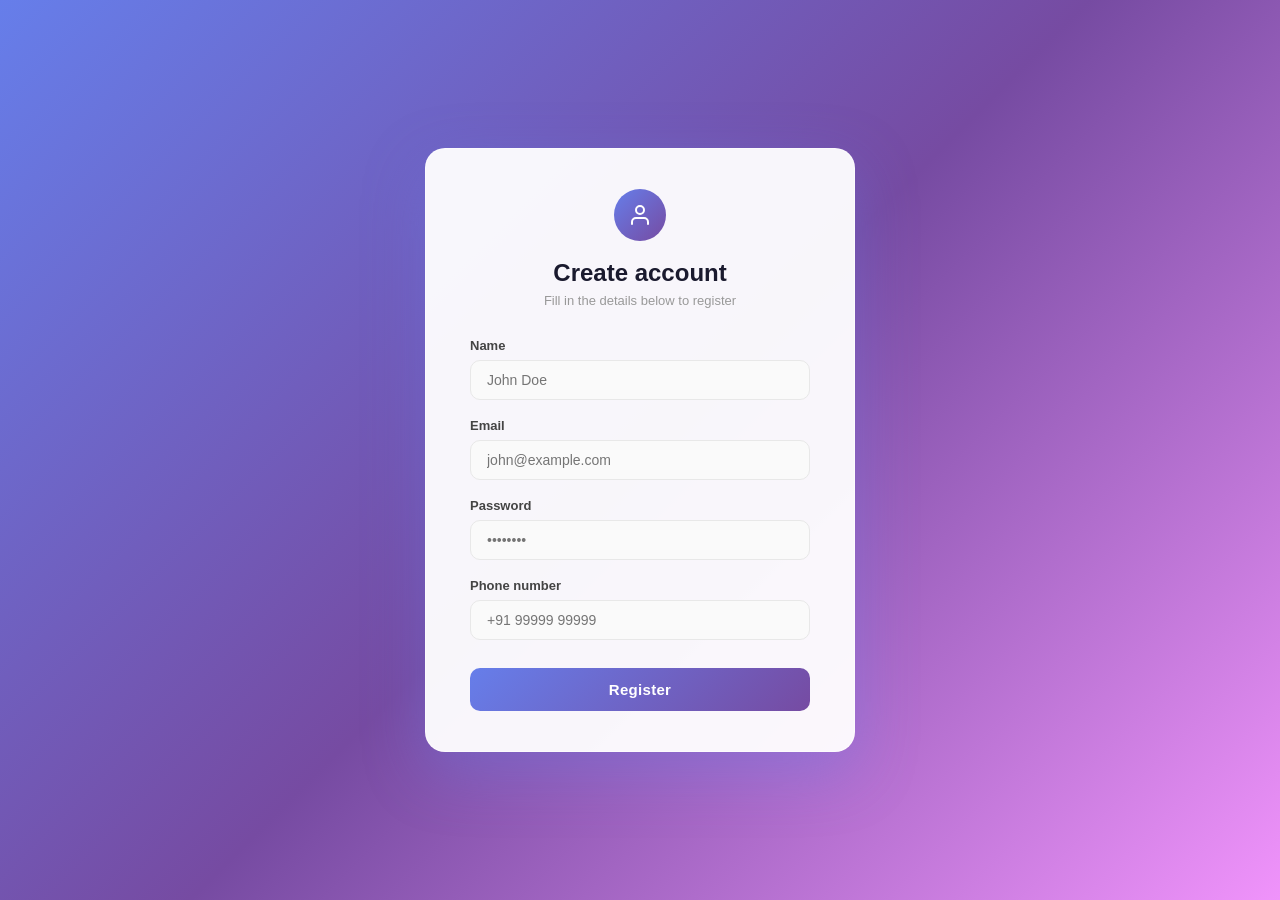
<file: RegisterJEE/src/main/webapp/index.html>
<!DOCTYPE html>
<html>
<head>
<meta charset="UTF-8">
<title>Register</title>
<link rel="stylesheet" href="style.css">
</head>
<body>
	<div class="card">
		<div class="logo">
			<svg viewBox="0 0 24 24">
                <path d="M20 21v-2a4 4 0 0 0-4-4H8a4 4 0 0 0-4 4v2" />
                <circle cx="12" cy="7" r="4" />
            </svg>
		</div>
		<h2>Create account</h2>
		<p class="sub">Fill in the details below to register</p>

		<form action="register" method="POST">
			<div class="field">
				<label>Name</label> <input type="text" name="name"
					placeholder="John Doe" required>
			</div>
			<div class="field">
				<label>Email</label> <input type="email" name="email"
					placeholder="john@example.com" required>
			</div>
			<div class="field">
				<label>Password</label> <input type="password" name="password"
					placeholder="••••••••" required>
			</div>
			<div class="field">
				<label>Phone number</label> <input type="tel" name="ph_num"
					placeholder="+91 99999 99999" required>
			</div>
			<button class="btn" type="submit">Register</button>
		</form>
	</div>
</body>
</html>
</file>
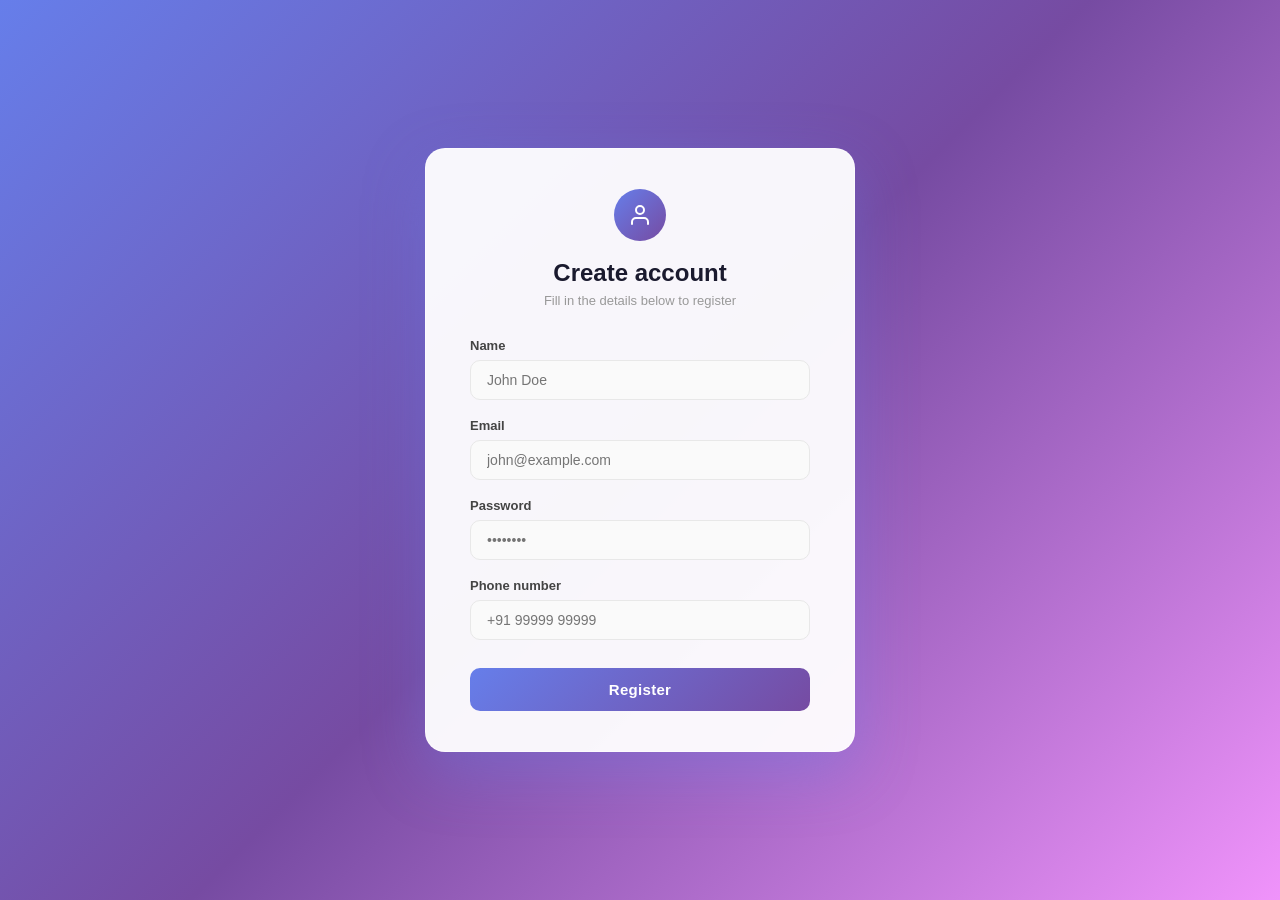
<file: RegisterJEE/src/main/webapp/register.html>
<!DOCTYPE html>
<html>
<head>
<meta charset="UTF-8">
<title>Register</title>
<link rel="stylesheet" href="style.css">
</head>
<body>
	<div class="card">
		<div class="logo">
			<svg viewBox="0 0 24 24">
                <path d="M20 21v-2a4 4 0 0 0-4-4H8a4 4 0 0 0-4 4v2" />
                <circle cx="12" cy="7" r="4" />
            </svg>
		</div>
		<h2>Create account</h2>
		<p class="sub">Fill in the details below to register</p>

		<form action="register" method="POST">
			<div class="field">
				<label>Name</label> <input type="text" name="name"
					placeholder="John Doe" required>
			</div>
			<div class="field">
				<label>Email</label> <input type="email" name="email"
					placeholder="john@example.com" required>
			</div>
			<div class="field">
				<label>Password</label> <input type="password" name="password"
					placeholder="••••••••" required>
			</div>
			<div class="field">
				<label>Phone number</label> <input type="tel" name="ph_num"
					placeholder="+91 99999 99999" required>
			</div>
			<button class="btn" type="submit">Register</button>
		</form>
	</div>
</body>
</html>
</file>
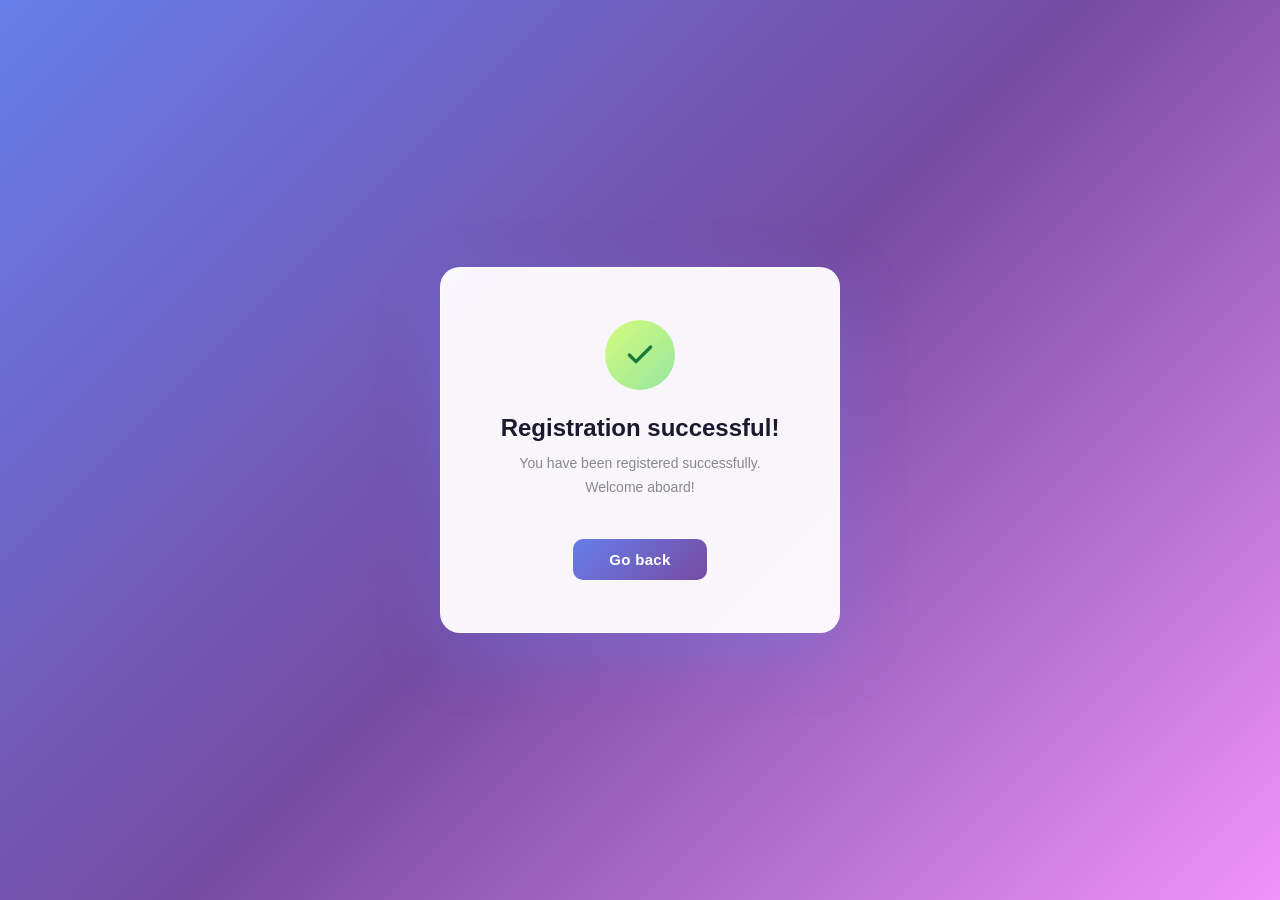
<file: RegisterJEE/src/main/webapp/success.html>
<!DOCTYPE html>
<html>
<head>
<meta charset="UTF-8">
<title>Registration Successful</title>
<link rel="stylesheet" href="style.css">
</head>
<body>
	<div class="card success">
		<div class="check">
			<svg viewBox="0 0 24 24">
                <polyline points="20 6 9 17 4 12" />
            </svg>
		</div>
		<h2>Registration successful!</h2>
		<p>
			You have been registered successfully.<br>Welcome aboard!
		</p>
		<a class="btn back" href="index.html">Go back</a>
	</div>
</body>
</html>
</file>
<file: RegisterJEE/src/main/webapp/style.css>
* {
    box-sizing: border-box;
    margin: 0;
    padding: 0;
}

body {
    font-family: 'Segoe UI', sans-serif;
    min-height: 100vh;
    display: flex;
    align-items: center;
    justify-content: center;
    background: linear-gradient(135deg, #667eea 0%, #764ba2 50%, #f093fb 100%);
}

.card {
    background: rgba(255, 255, 255, 0.95);
    border-radius: 20px;
    border: 1px solid rgba(255, 255, 255, 0.6);
    padding: 40px 44px;
    width: 100%;
    max-width: 430px;
    box-shadow: 0 20px 60px rgba(102, 126, 234, 0.35);
}

.logo {
    width: 52px;
    height: 52px;
    border-radius: 50%;
    background: linear-gradient(135deg, #667eea, #764ba2);
    display: flex;
    align-items: center;
    justify-content: center;
    margin: 0 auto 18px;
}

.logo svg {
    width: 24px;
    height: 24px;
    fill: none;
    stroke: #fff;
    stroke-width: 2;
    stroke-linecap: round;
}

h2 {
    text-align: center;
    font-size: 24px;
    font-weight: 700;
    color: #1a1a2e;
    margin-bottom: 6px;
}

.sub {
    text-align: center;
    font-size: 13px;
    color: #999;
    margin-bottom: 30px;
}

.field {
    margin-bottom: 18px;
}

label {
    display: block;
    font-size: 13px;
    font-weight: 600;
    color: #444;
    margin-bottom: 7px;
}

input {
    width: 100%;
    padding: 11px 16px;
    border: 1.5px solid #e8e8e8;
    border-radius: 10px;
    font-size: 14px;
    color: #1a1a2e;
    outline: none;
    background: #fafafa;
    transition: border 0.2s, background 0.2s;
}

input:focus {
    border-color: #667eea;
    background: #fff;
}

.btn {
    width: 100%;
    padding: 13px;
    background: linear-gradient(135deg, #667eea, #764ba2);
    color: #fff;
    border: none;
    border-radius: 10px;
    font-size: 15px;
    font-weight: 600;
    cursor: pointer;
    margin-top: 10px;
    letter-spacing: 0.3px;
    transition: opacity 0.2s, transform 0.1s;
}

.btn:hover {
    opacity: 0.92;
    transform: translateY(-1px);
}

.btn:active {
    transform: scale(0.98);
}

/* success page */
.card.success {
    max-width: 400px;
    padding: 52px 44px;
    text-align: center;
}

.check {
    width: 70px;
    height: 70px;
    border-radius: 50%;
    background: linear-gradient(135deg, #d4fc79, #96e6a1);
    display: flex;
    align-items: center;
    justify-content: center;
    margin: 0 auto 24px;
}

.check svg {
    width: 32px;
    height: 32px;
    stroke: #1a7a3c;
    stroke-width: 2.5;
    fill: none;
    stroke-linecap: round;
    stroke-linejoin: round;
}

.success h2 {
    font-size: 24px;
    color: #1a1a2e;
    margin-bottom: 10px;
}

.success p {
    font-size: 14px;
    color: #888;
    margin-bottom: 30px;
    line-height: 1.7;
}

.btn.back {
    display: inline-block;
    width: auto;
    padding: 12px 36px;
    text-decoration: none;
}
</file>
